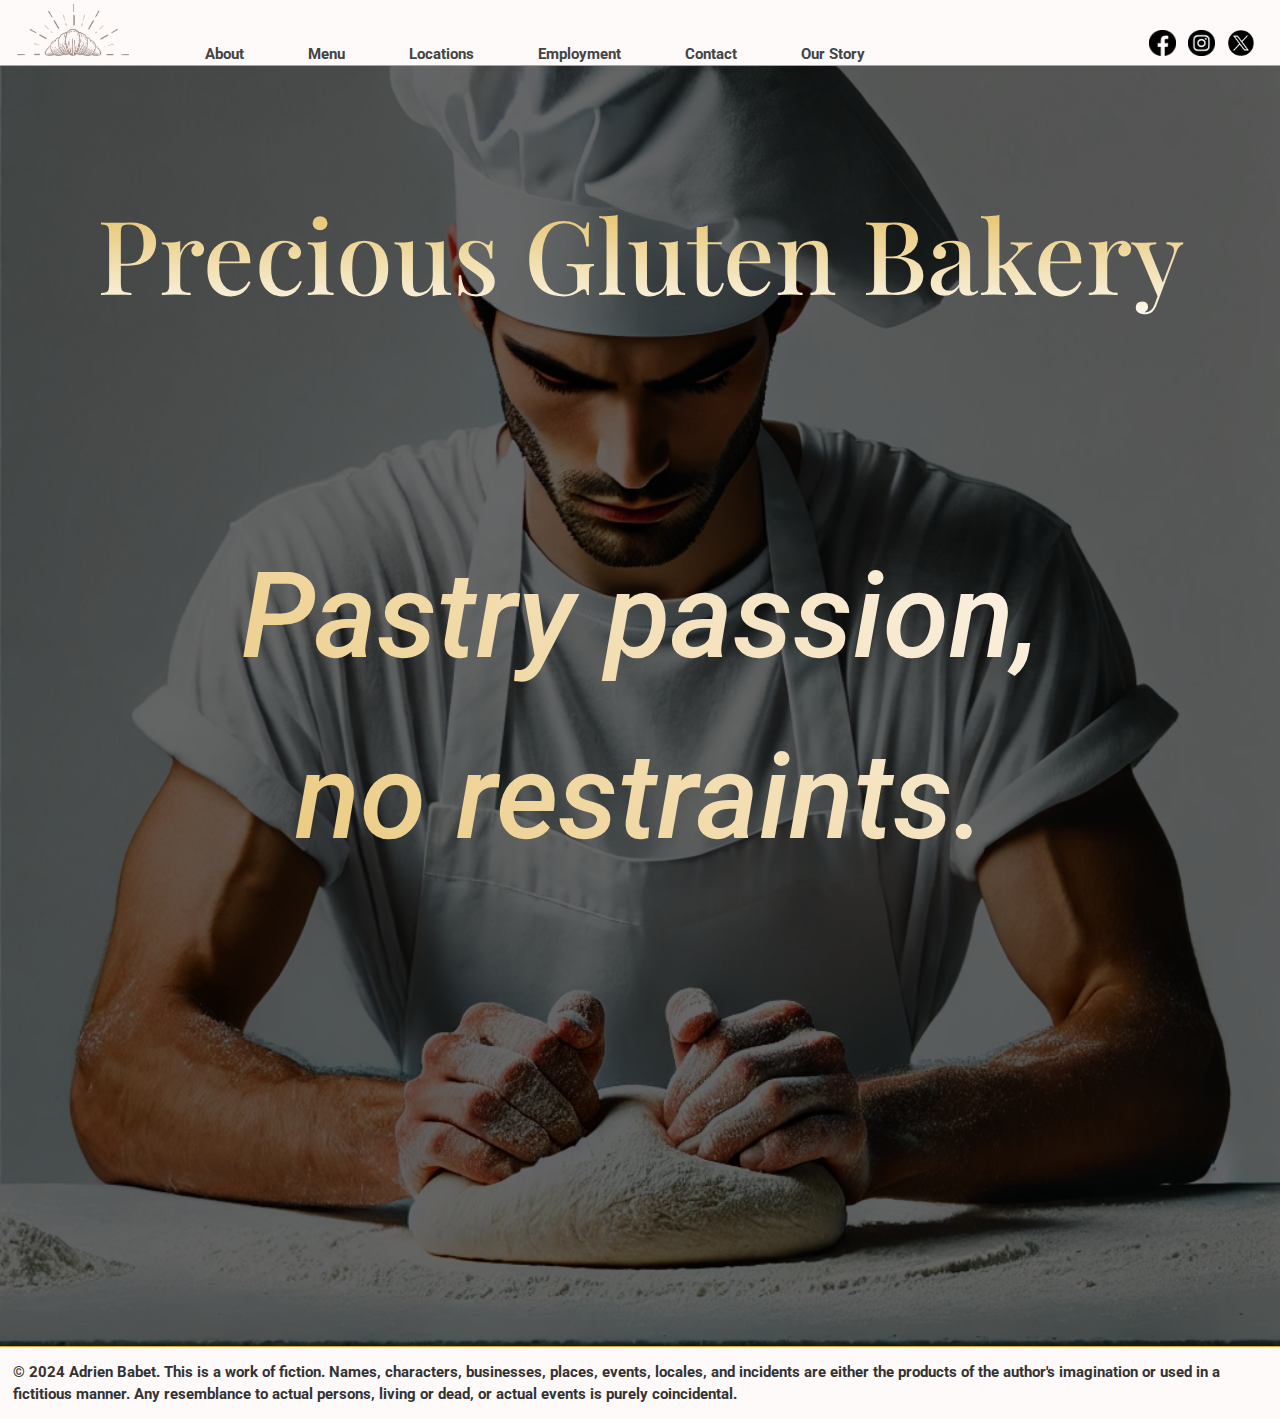
<file: index.html>
<!DOCTYPE html>
<html lang="en">
<head>
    <meta charset="UTF-8">
    <meta name="viewport" content="width=device-width, initial-scale=1.0">
    <title>Lab 9 Homepage</title>
    <link rel="stylesheet" href="css/navstyles.css">
    <link rel="stylesheet" href="css/pagestyles.css">
    <link rel="stylesheet" href="css/global.css">
    <link rel="icon" href="images/logo2-1.png" type="image/x-icon">
    <link rel="preconnect" href="https://fonts.googleapis.com">
    <link rel="preconnect" href="https://fonts.gstatic.com" crossorigin>
    <link href="https://fonts.googleapis.com/css2?family=Playfair+Display:ital,wght@0,400..900;1,400..900&family=Roboto:ital,wght@0,100;0,300;0,400;0,500;0,700;0,900;1,100;1,300;1,400;1,500;1,700;1,900&display=swap" rel="stylesheet">
</head>
<body>
    <header id="main-header">
        <div class="left-container">
            <a href="#">
                <img src="images/logocopy.png" alt="logo" id="mainheaderlogo">
            </a>
            <div id="hamburger">
                <div></div>
                <div></div>
                <div></div>
            </div>
            <div id="dropdown-menu">
                <a href="html/aboutpage.html">About</a>
                <a href="html/menupage.html">Menu</a>
                <a href="html/locationspage.html">Locations</a>
                <a href="html/employmentpage.html">Employment</a>
                <a href="html/contactpage.html">Contact</a>
                <a href="html/storypage.html">Our Story</a>
            </div>
            <div class="nav-buttons">
                <ul>
                    <li>
                        <a href="html/aboutpage.html">About</a>
                    </li>
                    <li>
                        <a href="html/menupage.html">Menu</a>
                    </li>
                    <li>
                        <a href="html/locationspage.html">Locations</a>
                    </li>
                    <li>
                        <a href="html/employmentpage.html">Employment</a>
                    </li>
                    <li>
                        <a href="html/contactpage.html">Contact</a>
                    </li>
                    <li>
                        <a href="html/storypage.html">Our Story</a>
                    </li>
                </ul>
            </div>            
        </div>
        <div id="socials">
            <a href="https://www.facebook.com" target="_blank">
                <img src="images/fb.png" alt="facebook">
            </a>
            <a href="https://www.instagram.com" target="_blank">
                <img src="images/instagram.png" alt="instagram">
            </a>
            <a href="https://www.twitter.com" target="_blank">
                <img src="images/twitterx.png" alt="twitterx">
            </a>
        </div>
    </header>
    <div class="hero-container">
        <img src="images/baker.png" alt="hero-image" class="hero">
        <h1 class="hero-text">Precious Gluten Bakery</h1>
        <p class="about-hero-text"><em>Pastry passion,<br>no restraints.</em></p>
    </div>
    <footer id="main-footer">
        <div class="footer-container">
            <p>&copy; 2024 Adrien Babet. This is a work of fiction. Names, characters, businesses, places, events, locales, and incidents are either the products of the author's imagination or used in a fictitious manner. Any resemblance to actual persons, living or dead, or actual events is purely coincidental.</p>
        </div>
    </footer>
</body>
</html>
</file>
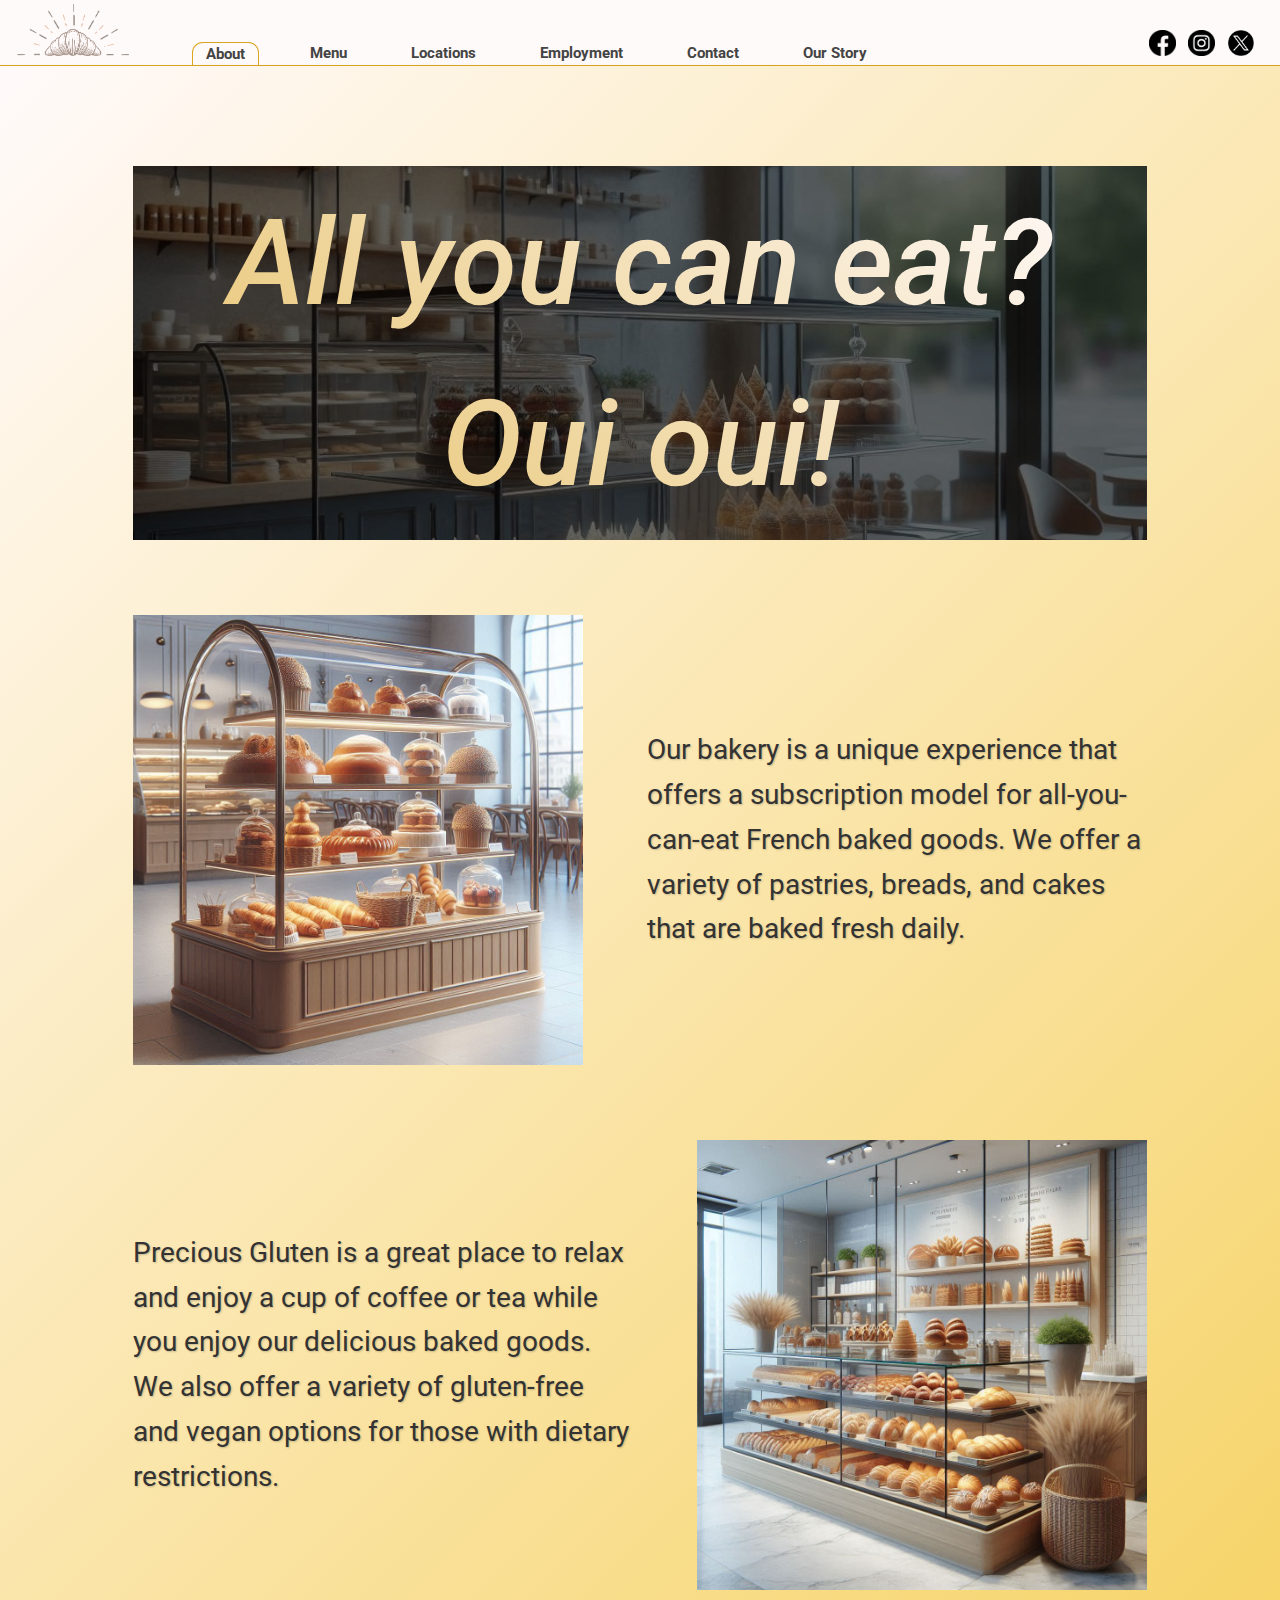
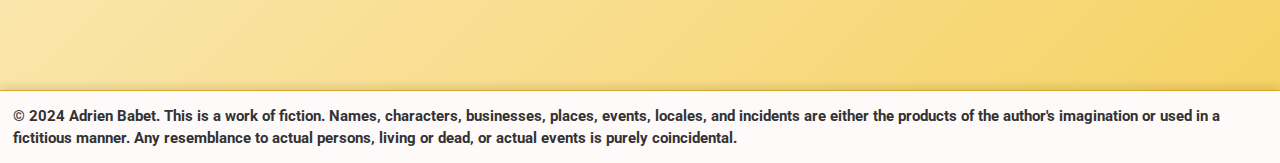
<file: html/aboutpage.html>
<!DOCTYPE html>
<html lang="en">
<head>
    <meta charset="UTF-8">
    <meta name="viewport" content="width=device-width, initial-scale=1.0">
    <title>Lab 9 Homepage</title>
    <link rel="stylesheet" href="../css/navstyles.css">
    <link rel="stylesheet" href="../css/pagestyles.css">
    <link rel="stylesheet" href="../css/global.css">
    <link rel="icon" href="../images/logo2-1.png" type="image/x-icon">
    <link rel="preconnect" href="https://fonts.googleapis.com">
    <link rel="preconnect" href="https://fonts.gstatic.com" crossorigin>
    <link href="https://fonts.googleapis.com/css2?family=Playfair+Display:ital,wght@0,400..900;1,400..900&family=Roboto:ital,wght@0,100;0,300;0,400;0,500;0,700;0,900;1,100;1,300;1,400;1,500;1,700;1,900&display=swap" rel="stylesheet">
</head>
<body>
    <header id="main-header">
        <div class="left-container">
            <a href="../index.html">
                <img src="../images/logocopy.png" alt="logo" id="mainheaderlogo">
            </a>
            <div id="hamburger">
                <div></div>
                <div></div>
                <div></div>
            </div>
            <div id="dropdown-menu">
                <a href="../html/aboutpage.html">About</a>
                <a href="../html/menupage.html">Menu</a>
                <a href="../html/locationspage.html">Locations</a>
                <a href="../html/employmentpage.html">Employment</a>
                <a href="../html/contactpage.html">Contact</a>
                <a href="../html/storypage.html">Our Story</a>
            </div>
            <div class="nav-buttons">
                <ul>
                    <li>
                        <a href="../html/aboutpage.html" class="active">About</a>
                    </li>
                    <li>
                        <a href="../html/menupage.html">Menu</a>
                    </li>
                    <li>
                        <a href="../html/locationspage.html">Locations</a>
                    </li>
                    <li>
                        <a href="../html/employmentpage.html">Employment</a>
                    </li>
                    <li>
                        <a href="../html/contactpage.html">Contact</a>
                    </li>
                    <li>
                        <a href="../html/storypage.html">Our Story</a>
                    </li>
                </ul>
            </div>
        </div>
        <div id="socials">
            <a href="https://www.facebook.com" target="_blank">
                <img src="../images/fb.png" alt="facebook">
            </a>
            <a href="https://www.instagram.com" target="_blank">
                <img src="../images/instagram.png" alt="instagram">
            </a>
            <a href="https://www.twitter.com" target="_blank">
                <img src="../images/twitterx.png" alt="twitterx">
            </a>
        </div>
    </header>
    <div class="about-container">
        <div class="hero-container">
            <img src="../images/display4c.jpeg" alt="hero-image" class="hero">
            <p class="about-hero-text"><em>All you can eat?<br>Oui oui!</em></p>
        </div>
        <div class="about-section">
            <div class="about-left">
                <img src="../images/display2.jpeg" alt="about1">
            </div>
            <div class="about-right">
                <p>Our bakery is a unique experience that offers a subscription model for all-you-can-eat French baked goods. We offer a variety of pastries, breads, and cakes that are baked fresh daily.</p>
            </div>
        </div>
        <div class="about-section">
            <div class="about-left">
                <p>Precious Gluten is a great place to relax and enjoy a cup of coffee or tea while you enjoy our delicious baked goods. We also offer a variety of gluten-free and vegan options for those with dietary restrictions.</p>
            </div>
            <div class="about-right">
                <img src="../images/display1.jpeg" alt="about2">
            </div>
        </div>
    </div>
    <footer id="main-footer">
        <div class="footer-container">
            <p>&copy; 2024 Adrien Babet. This is a work of fiction. Names, characters, businesses, places, events, locales, and incidents are either the products of the author's imagination or used in a fictitious manner. Any resemblance to actual persons, living or dead, or actual events is purely coincidental.</p>
        </div>
    </footer>
</body>
</html>
</file>
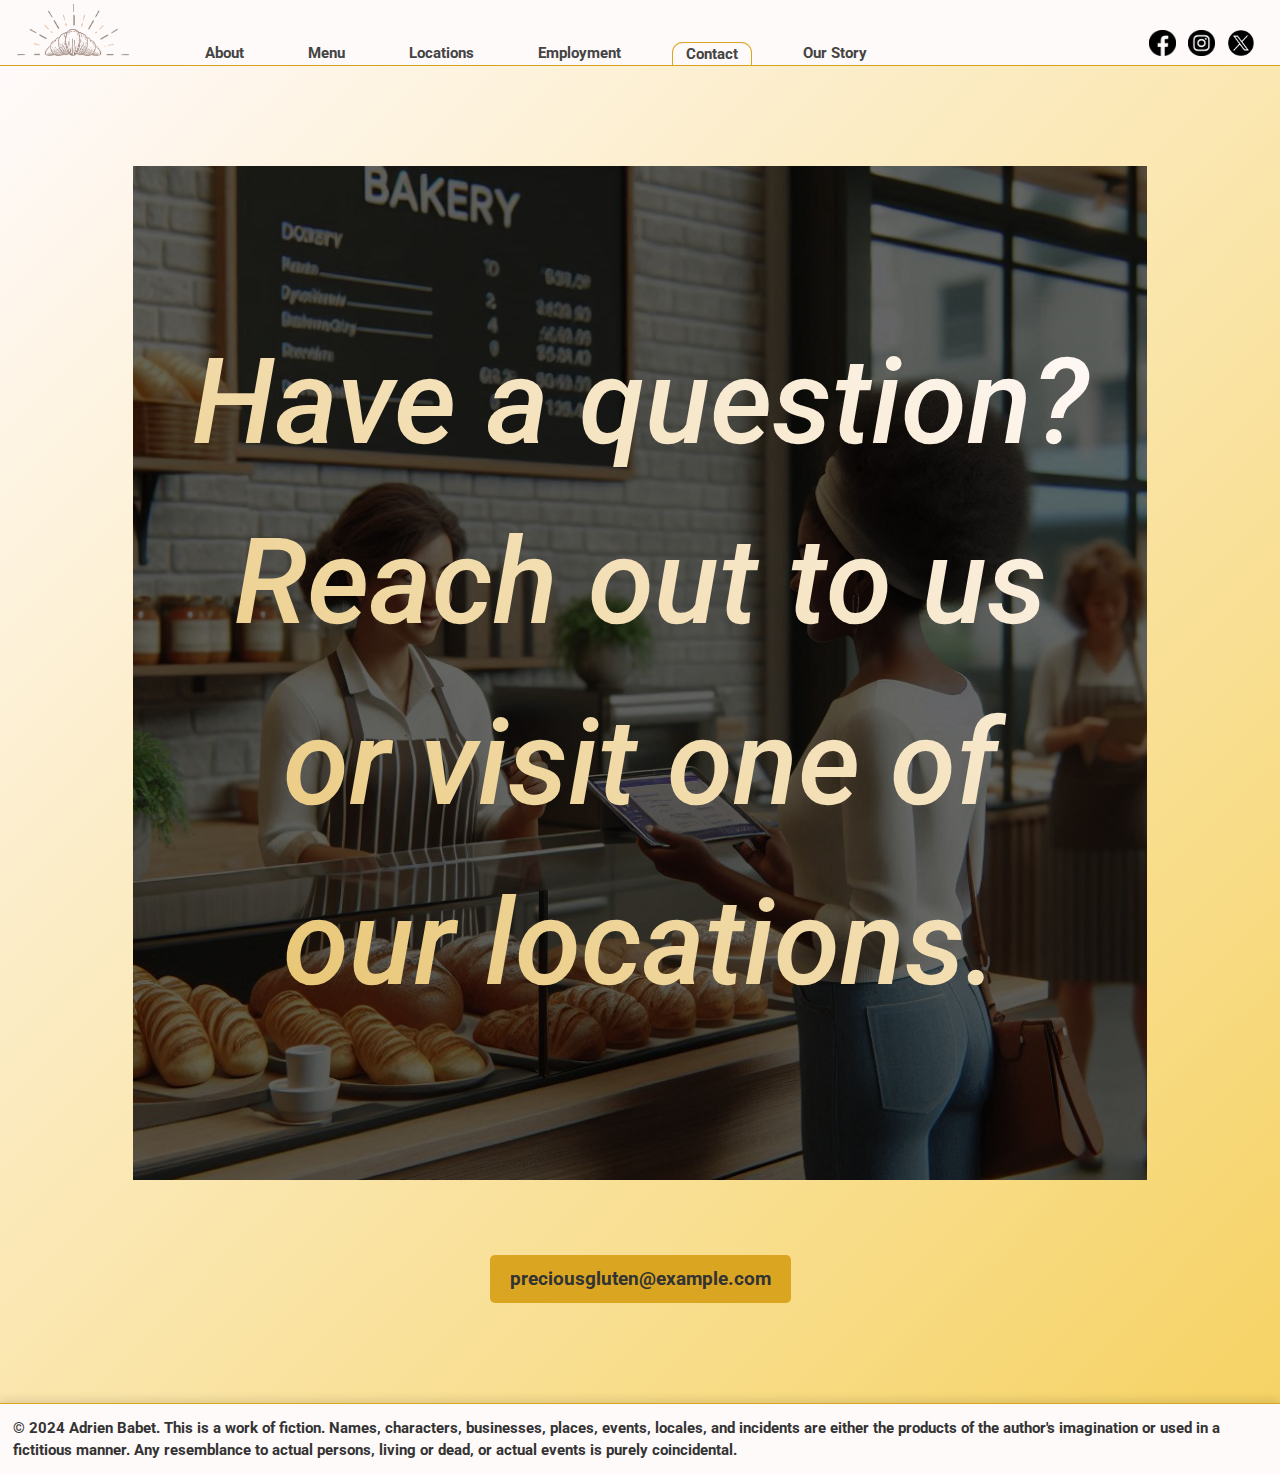
<file: html/contactpage.html>
<!DOCTYPE html>
<html lang="en">
<head>
    <meta charset="UTF-8">
    <meta name="viewport" content="width=device-width, initial-scale=1.0">
    <title>Lab 9 Homepage</title>
    <link rel="stylesheet" href="../css/navstyles.css">
    <link rel="stylesheet" href="../css/pagestyles.css">
    <link rel="stylesheet" href="../css/global.css">
    <link rel="icon" href="../images/logo2-1.png" type="image/x-icon">
    <link rel="preconnect" href="https://fonts.googleapis.com">
    <link rel="preconnect" href="https://fonts.gstatic.com" crossorigin>
    <link href="https://fonts.googleapis.com/css2?family=Playfair+Display:ital,wght@0,400..900;1,400..900&family=Roboto:ital,wght@0,100;0,300;0,400;0,500;0,700;0,900;1,100;1,300;1,400;1,500;1,700;1,900&display=swap" rel="stylesheet">
</head>
<body>
    <header id="main-header">
        <div class="left-container">
            <a href="../index.html">
                <img src="../images/logocopy.png" alt="logo" id="mainheaderlogo">
            </a>
            <div id="hamburger">
                <div></div>
                <div></div>
                <div></div>
            </div>
            <div id="dropdown-menu">
                <a href="../html/aboutpage.html">About</a>
                <a href="../html/menupage.html">Menu</a>
                <a href="../html/locationspage.html">Locations</a>
                <a href="../html/employmentpage.html">Employment</a>
                <a href="../html/contactpage.html">Contact</a>
                <a href="../html/storypage.html">Our Story</a>
            </div>
            <div class="nav-buttons">
                <ul>
                    <li>
                        <a href="../html/aboutpage.html">About</a>
                    </li>
                    <li>
                        <a href="../html/menupage.html">Menu</a>
                    </li>
                    <li>
                        <a href="../html/locationspage.html">Locations</a>
                    </li>
                    <li>
                        <a href="../html/employmentpage.html">Employment</a>
                    </li>
                    <li>
                        <a href="../html/contactpage.html" class="active">Contact</a>
                    </li>
                    <li>
                        <a href="../html/storypage.html">Our Story</a>
                    </li>
                </ul>
            </div>
        </div>
        <div id="socials">
            <a href="https://www.facebook.com" target="_blank">
                <img src="../images/fb.png" alt="facebook">
            </a>
            <a href="https://www.instagram.com" target="_blank">
                <img src="../images/instagram.png" alt="instagram">
            </a>
            <a href="https://www.twitter.com" target="_blank">
                <img src="../images/twitterx.png" alt="twitterx">
            </a>
        </div>
    </header>
    <div class="about-container">
        <div class="hero-container">
            <img src="../images/customer3.jpeg" alt="hero-image" class="hero">
            <p class="about-hero-text"><em>Have a question?<br>Reach out to us or visit one of our locations.</em></p>
        </div>
        <div class="row">
            <div class="col">
                <a href="https://gmail.com" target="_blank">preciousgluten@example.com</a>
            </div>
        </div>
    </div>
    <footer id="main-footer">
        <div class="footer-container">
            <p>&copy; 2024 Adrien Babet. This is a work of fiction. Names, characters, businesses, places, events, locales, and incidents are either the products of the author's imagination or used in a fictitious manner. Any resemblance to actual persons, living or dead, or actual events is purely coincidental.</p>
        </div>
    </footer>
</body>
</html>
</file>
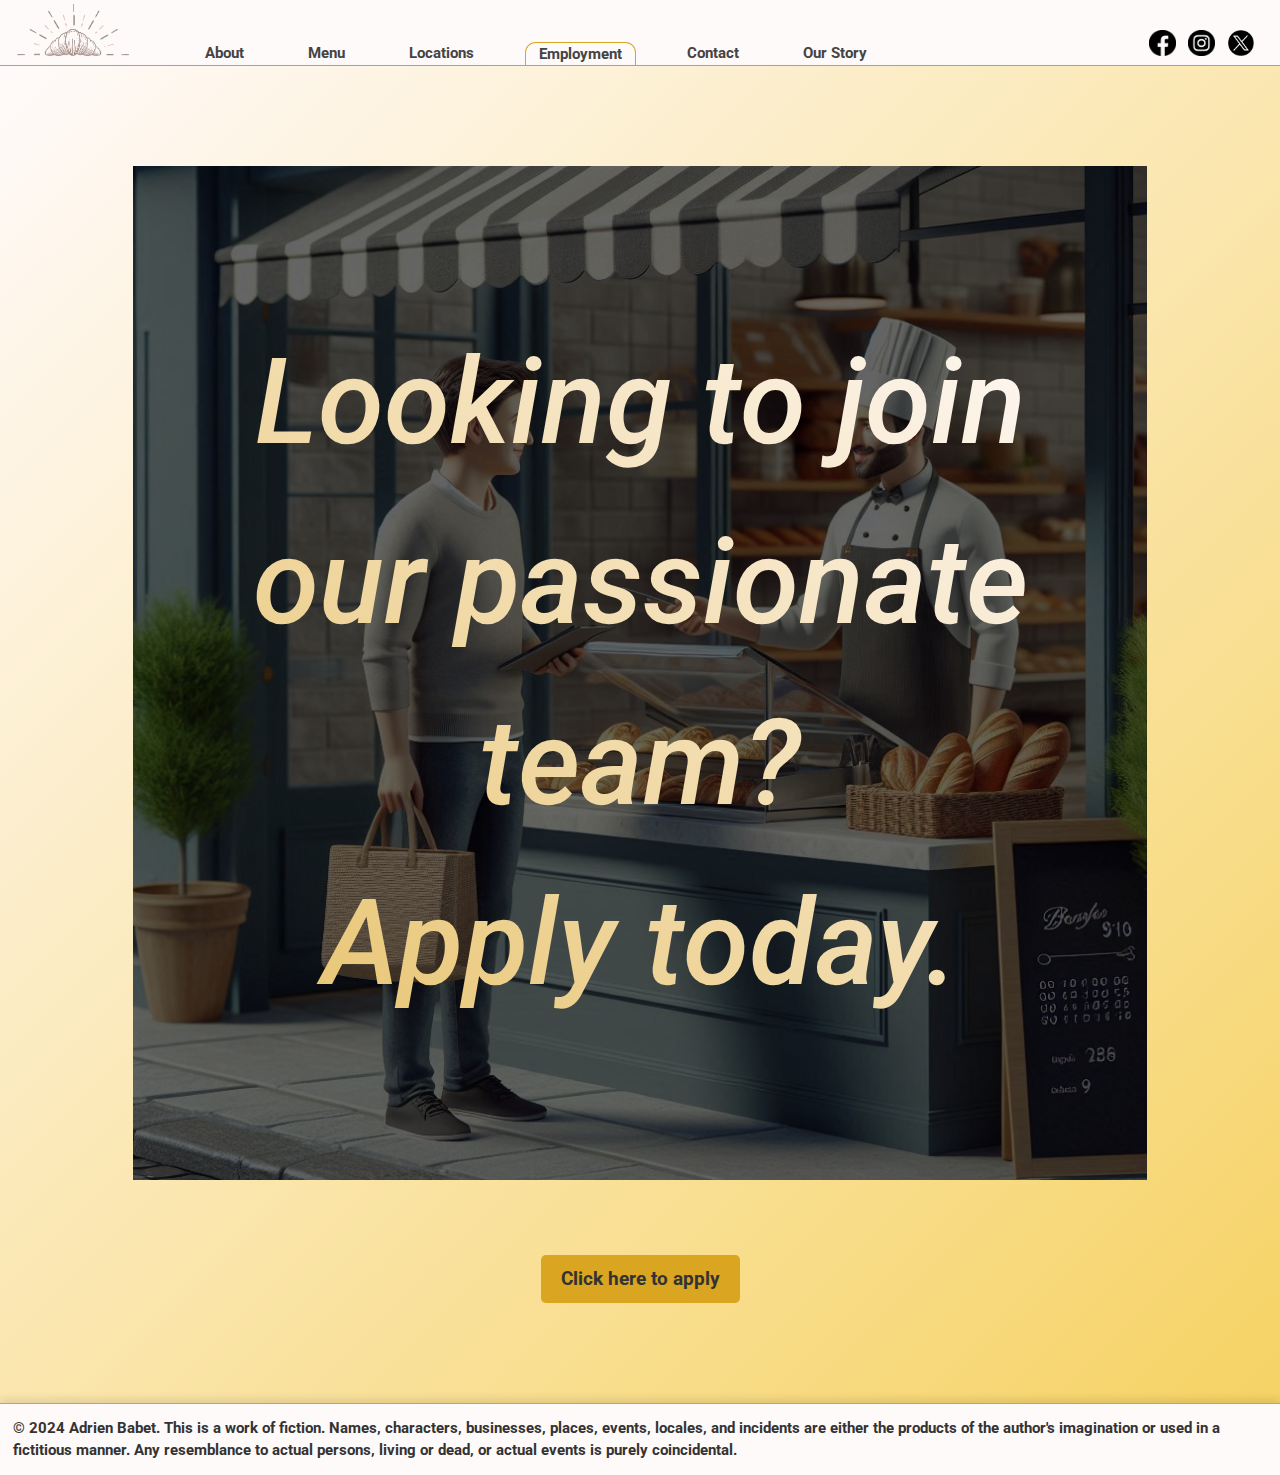
<file: html/employmentpage.html>
<!DOCTYPE html>
<html lang="en">
<head>
    <meta charset="UTF-8">
    <meta name="viewport" content="width=device-width, initial-scale=1.0">
    <title>Lab 9 Homepage</title>
    <link rel="stylesheet" href="../css/navstyles.css">
    <link rel="stylesheet" href="../css/pagestyles.css">
    <link rel="stylesheet" href="../css/global.css">
    <link rel="icon" href="../images/logo2-1.png" type="image/x-icon">
    <link rel="preconnect" href="https://fonts.googleapis.com">
    <link rel="preconnect" href="https://fonts.gstatic.com" crossorigin>
    <link href="https://fonts.googleapis.com/css2?family=Playfair+Display:ital,wght@0,400..900;1,400..900&family=Roboto:ital,wght@0,100;0,300;0,400;0,500;0,700;0,900;1,100;1,300;1,400;1,500;1,700;1,900&display=swap" rel="stylesheet">
</head>
<body>
    <header id="main-header">
        <div class="left-container">
            <a href="../index.html">
                <img src="../images/logocopy.png" alt="logo" id="mainheaderlogo">
            </a>
            <div id="hamburger">
                <div></div>
                <div></div>
                <div></div>
            </div>
            <div id="dropdown-menu">
                <a href="../html/aboutpage.html">About</a>
                <a href="../html/menupage.html">Menu</a>
                <a href="../html/locationspage.html">Locations</a>
                <a href="../html/employmentpage.html">Employment</a>
                <a href="../html/contactpage.html">Contact</a>
                <a href="../html/storypage.html">Our Story</a>
            </div>
            <div class="nav-buttons">
                <ul>
                    <li>
                        <a href="../html/aboutpage.html">About</a>
                    </li>
                    <li>
                        <a href="../html/menupage.html">Menu</a>
                    </li>
                    <li>
                        <a href="../html/locationspage.html">Locations</a>
                    </li>
                    <li>
                        <a href="../html/employmentpage.html" class="active">Employment</a>
                    </li>
                    <li>
                        <a href="../html/contactpage.html">Contact</a>
                    </li>
                    <li>
                        <a href="../html/storypage.html">Our Story</a>
                    </li>
                </ul>
            </div>
        </div>
        <div id="socials">
            <a href="https://www.facebook.com" target="_blank">
                <img src="../images/fb.png" alt="facebook">
            </a>
            <a href="https://www.instagram.com" target="_blank">
                <img src="../images/instagram.png" alt="instagram">
            </a>
            <a href="https://www.twitter.com" target="_blank">
                <img src="../images/twitterx.png" alt="twitterx">
            </a>
        </div>
    </header>
    <div class="about-container">
        <div class="hero-container">
            <img src="../images/customer2.jpeg" alt="hero-image" class="hero">
            <p class="about-hero-text"><em>Looking to join our passionate team?<br>Apply today.</em></p>
        </div>
        <div class="row">
            <div class="col">
                <a href="https://eforms.com/images/2018/03/Employment-Job-Application.png" target="_blank">Click here to apply</a>
            </div>
        </div>
    </div>
    <footer id="main-footer">
        <div class="footer-container">
            <p>&copy; 2024 Adrien Babet. This is a work of fiction. Names, characters, businesses, places, events, locales, and incidents are either the products of the author's imagination or used in a fictitious manner. Any resemblance to actual persons, living or dead, or actual events is purely coincidental.</p>
        </div>
    </footer>
</body>
</html>
</file>
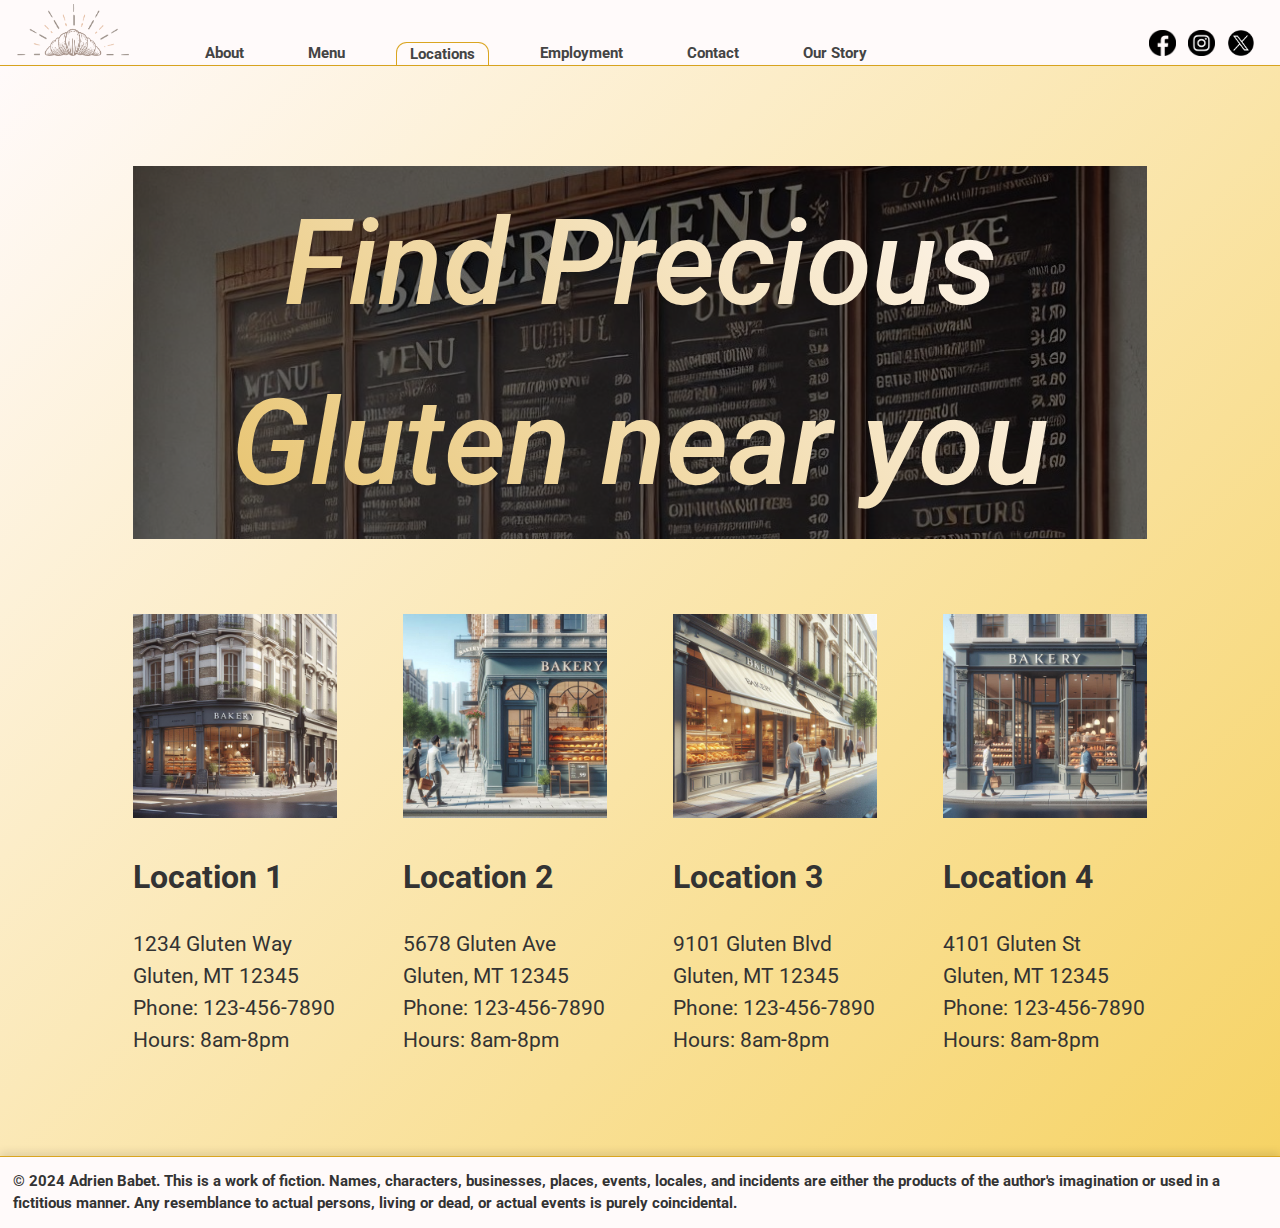
<file: html/locationspage.html>
<!DOCTYPE html>
<html lang="en">
<head>
    <meta charset="UTF-8">
    <meta name="viewport" content="width=device-width, initial-scale=1.0">
    <title>Lab 9 Homepage</title>
    <link rel="stylesheet" href="../css/navstyles.css">
    <link rel="stylesheet" href="../css/pagestyles.css">
    <link rel="stylesheet" href="../css/global.css">
    <link rel="icon" href="../images/logo2-1.png" type="image/x-icon">
    <link rel="preconnect" href="https://fonts.googleapis.com">
    <link rel="preconnect" href="https://fonts.gstatic.com" crossorigin>
    <link href="https://fonts.googleapis.com/css2?family=Playfair+Display:ital,wght@0,400..900;1,400..900&family=Roboto:ital,wght@0,100;0,300;0,400;0,500;0,700;0,900;1,100;1,300;1,400;1,500;1,700;1,900&display=swap" rel="stylesheet">
</head>
<body>
    <header id="main-header">
        <div class="left-container">
            <a href="../index.html">
                <img src="../images/logocopy.png" alt="logo" id="mainheaderlogo">
            </a>
            <div id="hamburger">
                <div></div>
                <div></div>
                <div></div>
            </div>
            <div id="dropdown-menu">
                <a href="../html/aboutpage.html">About</a>
                <a href="../html/menupage.html">Menu</a>
                <a href="../html/locationspage.html">Locations</a>
                <a href="../html/employmentpage.html">Employment</a>
                <a href="../html/contactpage.html">Contact</a>
                <a href="../html/storypage.html">Our Story</a>
            </div>
            <div class="nav-buttons">
                <ul>
                    <li>
                        <a href="../html/aboutpage.html">About</a>
                    </li>
                    <li>
                        <a href="../html/menupage.html">Menu</a>
                    </li>
                    <li>
                        <a href="../html/locationspage.html" class="active">Locations</a>
                    </li>
                    <li>
                        <a href="../html/employmentpage.html">Employment</a>
                    </li>
                    <li>
                        <a href="../html/contactpage.html">Contact</a>
                    </li>
                    <li>
                        <a href="../html/storypage.html">Our Story</a>
                    </li>
                </ul>
            </div>
        </div>
        <div id="socials">
            <a href="https://www.facebook.com" target="_blank">
                <img src="../images/fb.png" alt="facebook">
            </a>
            <a href="https://www.instagram.com" target="_blank">
                <img src="../images/instagram.png" alt="instagram">
            </a>
            <a href="https://www.twitter.com" target="_blank">
                <img src="../images/twitterx.png" alt="twitterx">
            </a>
        </div>
    </header>
    <div class="about-container">
        <div class="hero-container">
            <img src="../images/menu1c.jpeg" alt="hero-image" class="hero">
            <p class="about-hero-text"><em>Find Precious Gluten near you</em></p>
        </div>
        <div class="row">
            <div class="col">
                <div class="location">
                    <img src="../images/location1.jpeg" alt="" class="w-100">
                    <h2>Location 1</h2>
                    <p>1234 Gluten Way</p>
                    <p>Gluten, MT 12345</p>
                    <p>Phone: 123-456-7890</p>
                    <p>Hours: 8am-8pm</p>
                </div>
            </div>
            <div class="col">
                <div class="location"></div>
                    <img src="../images/location2.jpeg" alt="" class="w-100">
                    <h2>Location 2</h2>
                    <p>5678 Gluten Ave</p>
                    <p>Gluten, MT 12345</p>
                    <p>Phone: 123-456-7890</p>
                    <p>Hours: 8am-8pm</p>
                </div>
            <div class="col">
                <div class="location">
                    <img src="../images/location3.jpeg" alt="" class="w-100">
                    <h2>Location 3</h2>
                    <p>9101 Gluten Blvd</p>
                    <p>Gluten, MT 12345</p>
                    <p>Phone: 123-456-7890</p>
                    <p>Hours: 8am-8pm</p>
                </div>
            </div>
            <div class="col">
                <div class="location">
                    <img src="../images/location4.jpeg" alt="" class="w-100">
                    <h2>Location 4</h2>
                    <p>4101 Gluten St</p>
                    <p>Gluten, MT 12345</p>
                    <p>Phone: 123-456-7890</p>
                    <p>Hours: 8am-8pm</p>
                </div>
            </div>
        </div>
    </div>
    <footer id="main-footer">
        <div class="footer-container">
            <p>&copy; 2024 Adrien Babet. This is a work of fiction. Names, characters, businesses, places, events, locales, and incidents are either the products of the author's imagination or used in a fictitious manner. Any resemblance to actual persons, living or dead, or actual events is purely coincidental.</p>
        </div>
    </footer>
</body>
</html>
</file>
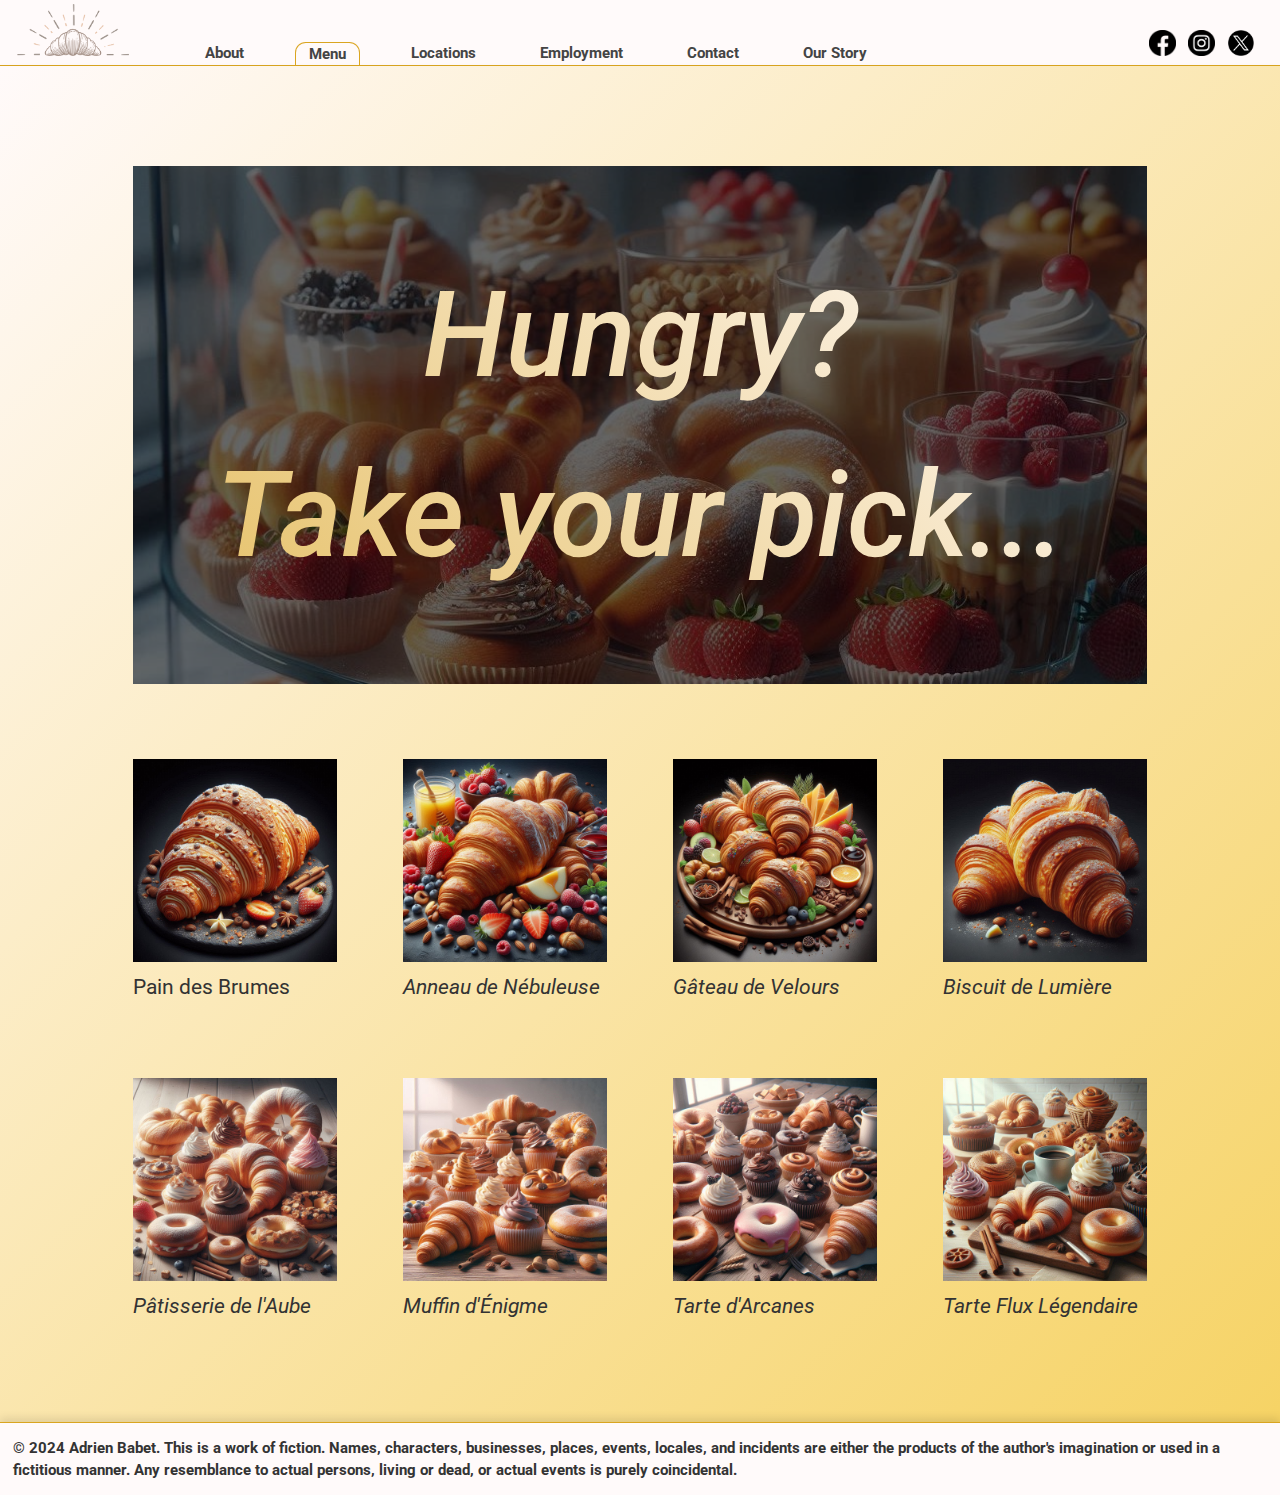
<file: html/menupage.html>
<!DOCTYPE html>
<html lang="en">
<head>
    <meta charset="UTF-8">
    <meta name="viewport" content="width=device-width, initial-scale=1.0">
    <title>Lab 9 Homepage</title>
    <link rel="stylesheet" href="../css/navstyles.css">
    <link rel="stylesheet" href="../css/pagestyles.css">
    <link rel="stylesheet" href="../css/global.css">
    <link rel="icon" href="../images/logo2-1.png" type="image/x-icon">
    <link rel="preconnect" href="https://fonts.googleapis.com">
    <link rel="preconnect" href="https://fonts.gstatic.com" crossorigin>
    <link href="https://fonts.googleapis.com/css2?family=Playfair+Display:ital,wght@0,400..900;1,400..900&family=Roboto:ital,wght@0,100;0,300;0,400;0,500;0,700;0,900;1,100;1,300;1,400;1,500;1,700;1,900&display=swap" rel="stylesheet">
</head>
<body>
    <header id="main-header">
        <div class="left-container">
            <a href="../index.html">
                <img src="../images/logocopy.png" alt="logo" id="mainheaderlogo">
            </a>
            <div id="hamburger">
                <div></div>
                <div></div>
                <div></div>
            </div>
            <div id="dropdown-menu">
                <a href="../html/aboutpage.html">About</a>
                <a href="../html/menupage.html">Menu</a>
                <a href="../html/locationspage.html">Locations</a>
                <a href="../html/employmentpage.html">Employment</a>
                <a href="../html/contactpage.html">Contact</a>
                <a href="../html/storypage.html">Our Story</a>
            </div>
            <div class="nav-buttons">
                <ul>
                    <li>
                        <a href="../html/aboutpage.html">About</a>
                    </li>
                    <li>
                        <a href="../html/menupage.html" class="active">Menu</a>
                    </li>
                    <li>
                        <a href="../html/locationspage.html">Locations</a>
                    </li>
                    <li>
                        <a href="../html/employmentpage.html">Employment</a>
                    </li>
                    <li>
                        <a href="../html/contactpage.html">Contact</a>
                    </li>
                    <li>
                        <a href="../html/storypage.html">Our Story</a>
                    </li>
                </ul>
            </div>
        </div>
        <div id="socials">
            <a href="https://www.facebook.com" target="_blank">
                <img src="../images/fb.png" alt="facebook">
            </a>
            <a href="https://www.instagram.com" target="_blank">
                <img src="../images/instagram.png" alt="instagram">
            </a>
            <a href="https://www.twitter.com" target="_blank">
                <img src="../images/twitterx.png" alt="twitterx">
            </a>
        </div>
    </header>
    <div class="about-container">
        <div class="hero-container">
            <img src="../images/close1c.jpeg" alt="hero-image" class="hero">
            <p class="about-hero-text"><em>Hungry?<br>Take your pick...</em></p>
        </div>
        <div class="row">
            <div class="col">
                <div class="menu-item">
                    <img src="../images/croissant1.jpeg" alt="Croissant" class="w-100">
                    <p>Pain des Brumes</em></p>
                </div>
            </div>
            <div class="col">
                <div class="menu-item"></div>
                    <img src="../images/croissant2.jpeg" alt="Bread" class="w-100">
                    <p><em>Anneau de Nébuleuse</em></p>
                </div>
            <div class="col">
                <div class="menu-item">
                    <img src="../images/croissant3.jpeg" alt="Donut" class="w-100">
                    <p><em>Gâteau de Velours</em></p>
                </div>
            </div>
            <div class="col">
                <div class="menu-item">
                    <img src="../images/croissant4.jpeg" alt="Cake" class="w-100">
                    <p><em>Biscuit de Lumière</em></p>
                </div>
            </div>
        </div>
        <div class="row">
            <div class="col">
                <div class="menu-item">
                    <img src="../images/pastry1.jpeg" alt="Cookie" class="w-100">
                    <p><em>Pâtisserie de l'Aube</em></p>
                </div>
            </div>
            <div class="col">
                <div class="menu-item"></div>
                    <img src="../images/pastry2.jpeg" alt="Pastry" class="w-100">
                    <p><em>Muffin d'Énigme</em></p>
                </div>
            <div class="col">
                <div class="menu-item">
                    <img src="../images/pastry3.jpeg" alt="Muffin" class="w-100">
                    <p><em>Tarte d'Arcanes</em></p>
                </div>
            </div>
            <div class="col">
                <div class="menu-item">
                    <img src="../images/pastry4.jpeg" alt="Pie" class="w-100">
                    <p><em>Tarte Flux Légendaire</em></p>
                </div>
            </div>
        </div>
    </div>
    <footer id="main-footer">
        <div class="footer-container">
            <p>&copy; 2024 Adrien Babet. This is a work of fiction. Names, characters, businesses, places, events, locales, and incidents are either the products of the author's imagination or used in a fictitious manner. Any resemblance to actual persons, living or dead, or actual events is purely coincidental.</p>
        </div>
    </footer>
</body>
</html>
</file>
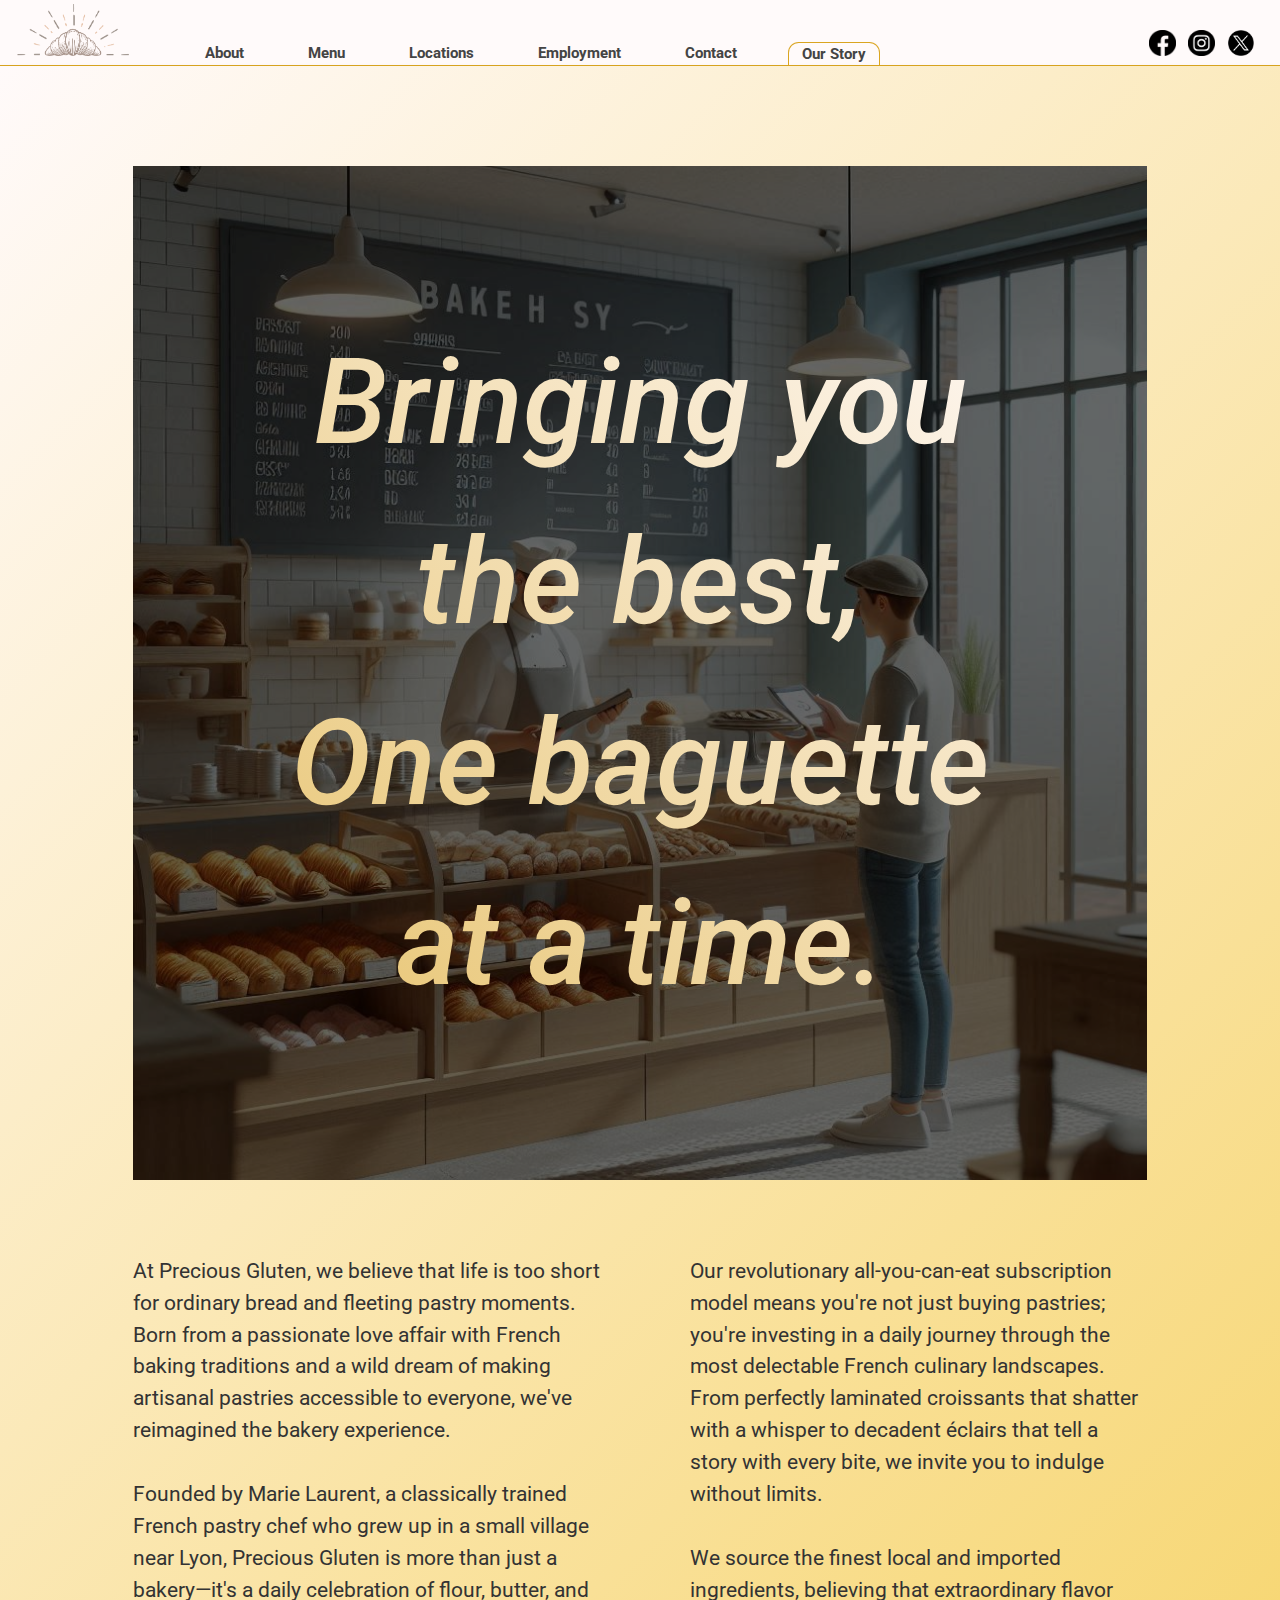
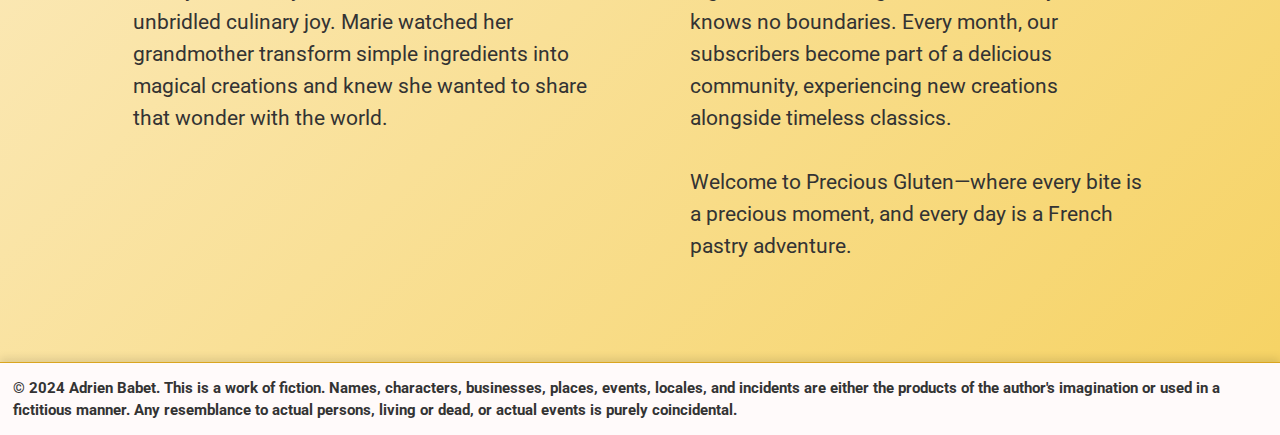
<file: html/storypage.html>
<!DOCTYPE html>
<html lang="en">
<head>
    <meta charset="UTF-8">
    <meta name="viewport" content="width=device-width, initial-scale=1.0">
    <title>Lab 9 Homepage</title>
    <link rel="stylesheet" href="../css/navstyles.css">
    <link rel="stylesheet" href="../css/pagestyles.css">
    <link rel="stylesheet" href="../css/global.css">
    <link rel="icon" href="../images/logo2-1.png" type="image/x-icon">
    <link rel="preconnect" href="https://fonts.googleapis.com">
    <link rel="preconnect" href="https://fonts.gstatic.com" crossorigin>
    <link href="https://fonts.googleapis.com/css2?family=Playfair+Display:ital,wght@0,400..900;1,400..900&family=Roboto:ital,wght@0,100;0,300;0,400;0,500;0,700;0,900;1,100;1,300;1,400;1,500;1,700;1,900&display=swap" rel="stylesheet">
</head>
<body>
    <header id="main-header">
        <div class="left-container">
            <a href="../index.html">
                <img src="../images/logocopy.png" alt="logo" id="mainheaderlogo">
            </a>
            <div id="hamburger">
                <div></div>
                <div></div>
                <div></div>
            </div>
            <div id="dropdown-menu">
                <a href="../html/aboutpage.html">About</a>
                <a href="../html/menupage.html">Menu</a>
                <a href="../html/locationspage.html">Locations</a>
                <a href="../html/employmentpage.html">Employment</a>
                <a href="../html/contactpage.html">Contact</a>
                <a href="../html/storypage.html">Our Story</a>
            </div>
            <div class="nav-buttons">
                <ul>
                    <li>
                        <a href="../html/aboutpage.html">About</a>
                    </li>
                    <li>
                        <a href="../html/menupage.html">Menu</a>
                    </li>
                    <li>
                        <a href="../html/locationspage.html">Locations</a>
                    </li>
                    <li>
                        <a href="../html/employmentpage.html">Employment</a>
                    </li>
                    <li>
                        <a href="../html/contactpage.html">Contact</a>
                    </li>
                    <li>
                        <a href="../html/storypage.html" class="active">Our Story</a>
                    </li>
                </ul>
            </div>
        </div>
        <div id="socials">
            <a href="https://www.facebook.com" target="_blank">
                <img src="../images/fb.png" alt="facebook">
            </a>
            <a href="https://www.instagram.com" target="_blank">
                <img src="../images/instagram.png" alt="instagram">
            </a>
            <a href="https://www.twitter.com" target="_blank">
                <img src="../images/twitterx.png" alt="twitterx">
            </a>
        </div>
    </header>
    <div class="about-container">
        <div class="hero-container">
            <img src="../images/customer1.jpeg" alt="hero-image" class="hero">
            <p class="about-hero-text"><em>Bringing you<br>the best,<br>One baguette<br>at a time.</em></p>
        </div>
        <div class="row">
            <div class="col">
                <p>
                    At Precious Gluten, we believe that life is
                    too short for ordinary bread and fleeting
                    pastry moments. Born from a passionate love
                    affair with French baking traditions and a
                    wild dream of making artisanal pastries
                    accessible to everyone, we've reimagined
                    the bakery experience.<br><br>
                    Founded by Marie Laurent, a classically
                    trained French pastry chef who grew up in
                    a small village near Lyon, Precious Gluten
                    is more than just a bakery—it's a daily
                    celebration of flour, butter, and unbridled
                    culinary joy. Marie watched her grandmother
                    transform simple ingredients into magical
                    creations and knew she wanted to share
                    that wonder with the world.
                </p>
            </div>
            <div class="col">
                <p>
                    Our revolutionary all-you-can-eat
                    subscription model means you're not just
                    buying pastries; you're investing in a
                    daily journey through the most delectable
                    French culinary landscapes. From perfectly
                    laminated croissants that shatter with a
                    whisper to decadent éclairs that tell a
                    story with every bite, we invite you to
                    indulge without limits.<br><br>
                    We source the finest local and imported
                    ingredients, believing that extraordinary
                    flavor knows no boundaries. Every month,
                    our subscribers become part of a delicious
                    community, experiencing new creations
                    alongside timeless classics.<br><br>
                    Welcome to Precious Gluten—where every
                    bite is a precious moment, and every day
                    is a French pastry adventure.
                </p>
            </div>
        </div>
    </div>
    <footer id="main-footer">
        <div class="footer-container">
            <p>&copy; 2024 Adrien Babet. This is a work of fiction. Names, characters, businesses, places, events, locales, and incidents are either the products of the author's imagination or used in a fictitious manner. Any resemblance to actual persons, living or dead, or actual events is purely coincidental.</p>
        </div>
    </footer>
</body>
</html>
</file>
<file: css/navstyles.css>
html{
    font-size: 14pt;
}

body{
    margin: 0pt;
    background-color: snow;
}

#main-header{
    background-color: snow;
    display: flex;
    justify-content: space-between;
    align-items: flex-end;
    padding: 0pt;
    border-bottom: 1pt solid goldenrod;
    box-shadow: 0 0 10pt rgb(0, 0, 0.2);
}

#main-header .left-container {
    display: flex;
    align-items: flex-end;
}

.nav-buttons{
    margin-left: calc(2vw - 18px);
}

.left-container ul a{
    margin-left: calc(5vw - 20pt);
}

#main-header {
    background: snow;
}

#main-header #mainheaderlogo{
    width: 80pt;
    transition: all ease 0.3s;
    padding: 5pt 15pt 0pt;
    margin: 0;
}

#main-header #mainheaderlogo:hover{
    opacity: 50%;
    width: 84pt;
    padding: 3pt 13pt 0;
}

#main-header #socials {
    display: flex;
    justify-content: right;
    gap: 1vw;
    margin-right: 2vw;
}

#main-header #socials img{
    max-width: 20pt;
    transition: all ease 0.3s;
}

#main-header #socials a{
    text-decoration: none;
}

#main-header #socials a:hover{
    opacity: 50%;
}

#main-header ul{
    margin: 0pt;
    padding: 0pt;
    list-style-type: none;
    display: flex;
    gap: 0pt;
    transition: all ease .4s
}

#main-header ul a{
    font-family: 'Roboto', sans-serif;
    text-decoration: none;
    color: #444;
    font-weight: bold;
    font-size: 0.8rem;
    display: block;
    transition: all ease .4s;
    padding: 0pt 10pt;
    border-radius: 8pt 8pt 0pt 0pt;
}

#main-header ul a.active{
    /* background: linear-gradient(0deg, goldenrod -20%, white 100%); */
    border-top: 1px solid goldenrod;
    border-left: 1px solid goldenrod;
    border-right: 1px solid goldenrod;
}

#main-header ul a:hover{
    color: goldenrod;
}

#dropdown-menu {
    border: 1px solid goldenrod;
    display: none;

}

/* Media Query for hamburger on small screens */
@media (max-width: 670pt) {
    .hero-text{
        font-size: 1.5rem;
    }
    #main-header ul {
        display: none; 
    }
    #dropdown-menu {
        visibility: hidden;
        display: flex;
        flex-direction: column;
        background-color: snow;
        position: absolute;
        top: 44pt; 
        left: 10pt;
        /* transform: translateX(-40%); */
        box-shadow: 0 2pt 10pt rgba(0, 0, 0, 0.1);
        padding: 10pt;
        border-radius: 5px;
    }
    #dropdown-menu.show {
        visibility: visible;
        height: auto;
        opacity: 1;
    }
    #dropdown-menu a {
        padding: 10pt;
        color: #444;
        text-decoration: none;
        border-radius: 5px;
    }
    #dropdown-menu a:hover {
        color: goldenrod;
    }
    #hamburger {
        display: flex;
        flex-direction: column;
        cursor: pointer;
        position: relative;
        padding: 5pt;
    }
    #hamburger div {
        width: 25px;
        height: 3px;
        background-color: #444;
        margin: 2.5pt 0;
        transition: all 0.3s ease;
    }
    #hamburger:hover + #dropdown-menu, 
    #dropdown-menu:hover {
        visibility: visible;
        height: auto;
        opacity: 1;
        z-index: 3;
    }
}
</file>
<file: css/pagestyles.css>
/* Menu page */

.gallery {
    display: grid;
    grid-template-columns: repeat(auto-fill, minmax(150px, 1fr));
    gap: 10px;
    padding: 20px;
}

.gallery img {
    width: 100%;
    height: auto;
    border-radius: 2pt;
    box-shadow: 0px 4px 6px rgba(0, 0, 0, 0.1);
}

/* About page */

.round-corners{
    border-radius: 10px;
    border: 2px solid goldenrod;
}

.about-container {
    display: flex;
    flex-direction: column;
    justify-content: space-between;
    gap: 75px;
    padding: 75pt 100pt;
    background: linear-gradient(135deg, snow 0%, #f6d365 100%);
    box-shadow: 0 4px 8px rgba(0, 0, 0, 0.1);
}

.about-section {
    display: flex;
    justify-content: space-between;
    align-items: center;
    gap: 10pt;
}

.about-left, .about-right {
    flex: 1;
}

.about-left img, .about-right img {
    width: 90%;
    margin: 0;
}

.about-left img {
    display: block;
    margin-right: auto;
}

.about-right img {
    display: block;
    margin-left: auto;
}

.about-left p, .about-right p {
    font-size: 1.5rem;
    line-height: 1.6;
    color: #333;
    text-shadow: 1px 1px 2px rgba(0, 0, 0, 0.2);
}

.about-hero-text {
    margin: 0;
    width: 90%;
    font-family: "Roboto", sans-serif;
    font-weight: 500;
    position: absolute;
    top: 50%;
    left: 50%;
    transform: translate(-50%, -50%);
    background: linear-gradient(45deg, goldenrod -50%, snow 100%);
    -webkit-background-clip: text;
    -webkit-text-fill-color: transparent;
    font-size: calc(12vw - 25pt);
    text-align: center;
    /* text-shadow: 2px 2px 4px rgba(0, 0, 0, 0.5); */
    z-index: 2;
}
</file>
<file: css/global.css>
body{
    font-family: 'Roboto', sans-serif;
    font-size: 16pt;
    line-height: 1.5;
    color: #333;
}

.hero{
    display: block;
    width: 100%;
    height: auto;
    margin: 0pt;
    padding: 0pt;
}

.hero img{
    display: block;
    width: 100%;
    height: auto;
}

.hero-container {
    position: relative;
    width: 100%;
    height: auto;
    padding: 0;
    margin: 0;
}

.hero-container::before {
    content: "";
    position: absolute;
    top: 0;
    left: 0;
    width: 100%;
    height: 100%;
    background-color: rgba(0, 0, 0, 0.6);
    z-index: 1;
}

.hero-text {
    margin: calc(6vw - 50pt) 0 0;
    width: 100%;
    font-family: "Playfair Display", serif;
    font-weight: 500;
    position: absolute;
    top: 100px;
    left: 50%;
    transform: translateX(-50%);
    background: linear-gradient(180deg, goldenrod -20%, white 100%);
    -webkit-background-clip: text;
    -webkit-text-fill-color: transparent;
    font-size: 8vw;
    text-align: center;
    z-index: 2;
}

.page-header {
    font-size: 2vw;
    font-weight: bold;
    text-align: center;
    background: linear-gradient(180deg, goldenrod -20%, white 100%);
    -webkit-background-clip: text;
    -webkit-text-fill-color: transparent;
    margin: 0;
    padding: 20px 20px;
    text-shadow: 1px 1px 2px rgba(0, 0, 0, 0.1);
    letter-spacing: 1px;
    line-height: 1.5;
}

.col a {
    display: block;
    padding: 10px 20px;
    background-color: goldenrod;
    color: #333;
    text-decoration: none;
    font-size: 1rem;
    font-weight: bold;
    border-radius: 5px;
    text-align: center;
    transition: background-color 0.3s ease, transform 0.3s ease;
}

.col a:hover {
    background-color: darkgoldenrod;
    transform: scale(1.05);
}
.row{
    width: 100%;
    display: flex;
    justify-content: center;
    gap: 50pt;
}

.col p{
    margin: 0;
}

.w-100{
    width: 100%;
}

#main-footer {
    background-color: snow;
    border-top: 1pt solid goldenrod;
    box-shadow: 0 -4px 8px rgba(0, 0, 0, 0.1);
    padding: 10pt;
    font-family: 'Roboto', sans-serif;
}

#main-footer p {
    margin: 0;
    font-size: 0.8rem;
    color: #333;
    font-weight: bold;
}
</file>
